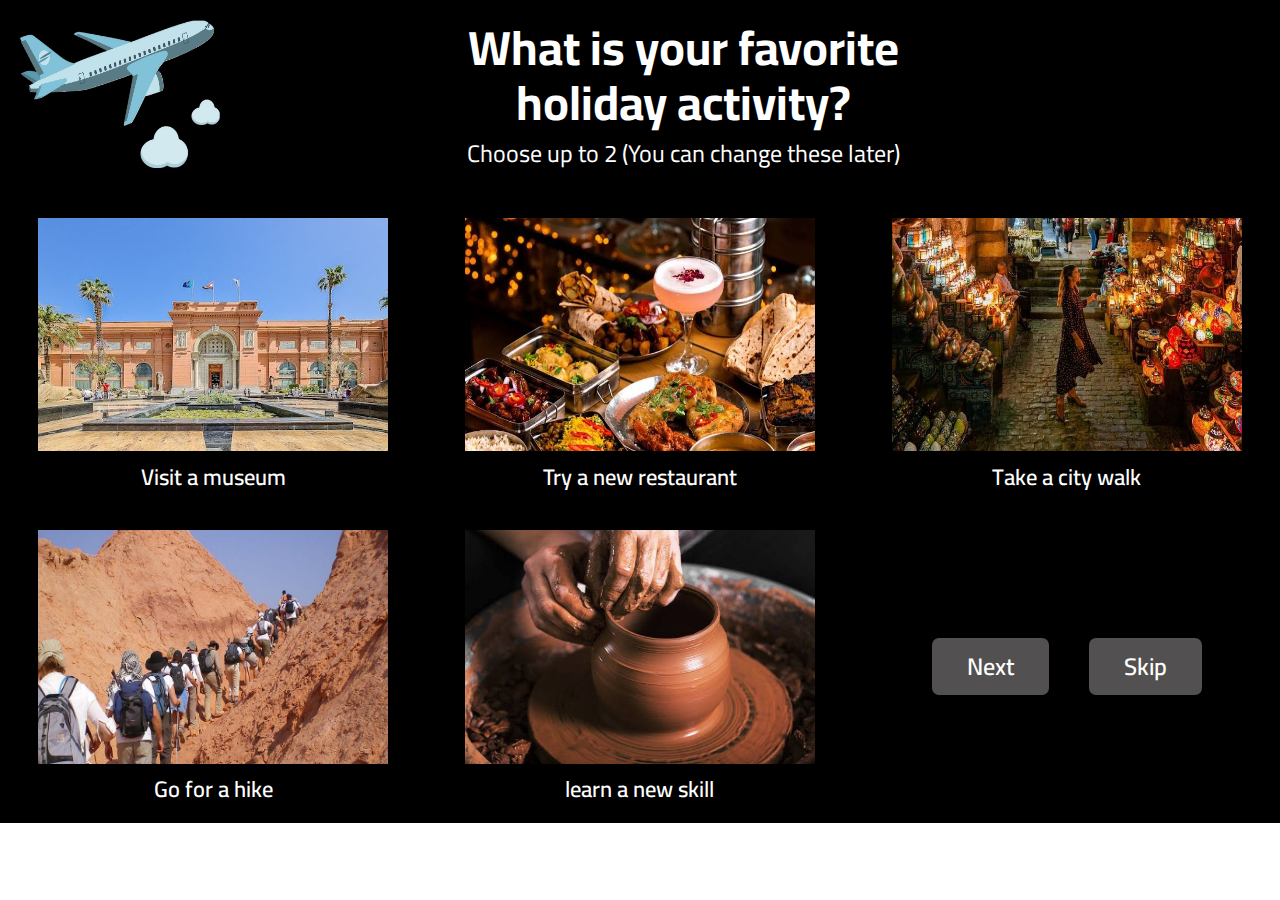
<file: index.html>
<!DOCTYPE html>
<html lang="en">
<head>
    <meta charset="UTF-8">
    <meta name="viewport" content="width=device-width, initial-scale=1.0">
    <title>TourMe</title>

    <link rel="stylesheet" href="CSS\normalization.css">
    <link rel="stylesheet" href="CSS\fonts.css">
    <!-- Font Awesome Library -->
    <link rel="stylesheet" href="CSS\all.min.css">
    <!-- Main template CSS file -->
    <link rel="stylesheet" href="CSS\query.css">
</head>
<body>
    <!-- https://www.figma.com/file/EQmpCFtoAV3nTKy2qoUoxt/Tour-me?type=design&node-id=72%3A31&mode=design&t=Zhw0LX5h6F1hJIPU-1 -->
    <div class="query">
        <div>
            <img src="images/query.png" alt="plane icon picture">
            <div>
                <h1>What is your favorite holiday activity?</h1>
                <p>Choose up to 2 (You can change these later)</p>
            </div>
        </div>
        <div>
            <figure class="h">
                <img src="images/query place 01.jpeg" alt="museum">
                <figcaption>Visit a museum</figcaption>
                <p>The Egyptian Museum</p>
            </figure>
            <figure class="h">
                <img src="images/query place 02.jpeg" alt="restaurant">
                <figcaption>Try a new restaurant</figcaption>
                <p>Some Restaurant</p>
            </figure>
            <figure class="h">
                <img src="images/query place 03.jpeg" alt="city">
                <figcaption>Take a city walk</figcaption>
                <p>A City Obviously</p>
            </figure>
            <figure class="h">
                <img src="images/query place 04.jpeg" alt="hiking">
                <figcaption>Go for a hike</figcaption>
                <p>Some Place</p>
            </figure>
            <figure class="h">
                <img src="images/query place 05.jpeg" alt="learn a new skill">
                <figcaption>learn a new skill</figcaption>
                <p>Somewhere</p>
            </figure>
            <div class="center-flex">
                <a href="html/main.html" target="_self">Next</a>
                <a href="html/main.html" target="_self">Skip</a>
            </div>
        </div>
    </div>
    <script>
        const x = document.querySelectorAll(figure);
        function change() {
            const borderStyle = x.style.border;
            x.style.border = "10px solid green";
        }
        x.addEventListener("click", change);
    </script>
</body>
</html>
</file>
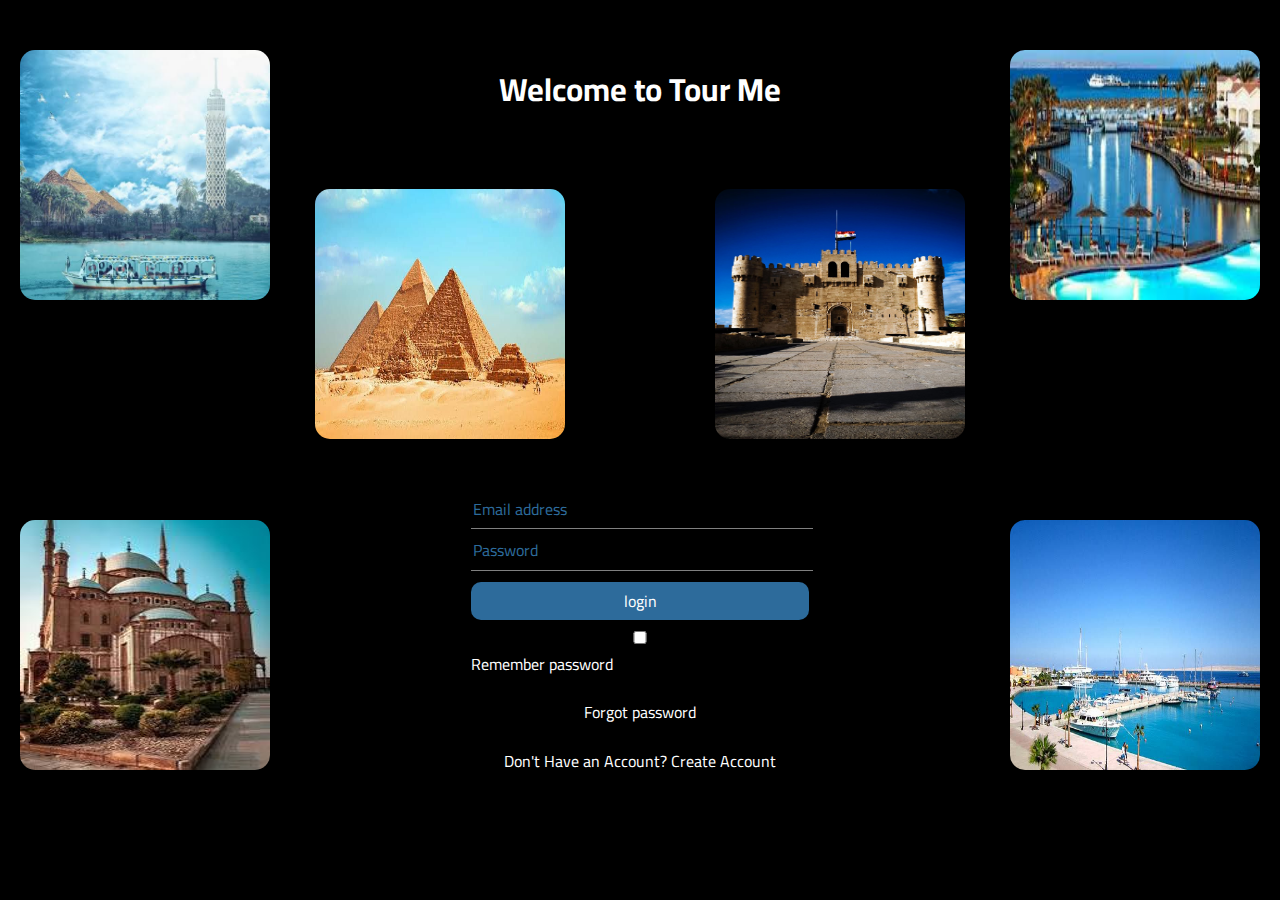
<file: html/login.html>
<!DOCTYPE html>
<html lang="en">
<head>
    <meta charset="UTF-8">
    <meta name="viewport" content="width=device-width, initial-scale=1.0">
    <title>TourMe</title>

    <link rel="stylesheet" href="../CSS/normalization.css">
    <link rel="stylesheet" href="../CSS/fonts.css">
    <!-- Font Awesome Library -->
    <link rel="stylesheet" href="../CSS/all.min.css">
    <!-- Main template CSS file -->
    <link rel="stylesheet" href="../CSS/login.css">
</head>
<body>
    <!-- https://www.figma.com/file/EQmpCFtoAV3nTKy2qoUoxt/Tour-me?type=design&node-id=72%3A31&mode=design&t=Zhw0LX5h6F1hJIPU-1 -->
    <main>
        <div>
            <img src="../images/login/login-01.jpeg">
            <img src="../images/login/login-02.jpeg">
        </div>
        <div>
            <h1>Welcome to Tour Me</h1>
            <div>
                <img src="../images/login/login-03.jpeg">
                <img src="../images/login/login-04.jpeg">
            </div>
            <div>
                <form>
                    <input placeholder="Email address" type="email">
                    <input placeholder="Password" type="password">
                    <button type="submit">login</button>
                    <input type="checkbox">
                    <label>Remember password</label>
                </form>
                <a href="forgot_pass.html">Forgot password</a>
                <a href="signup.html">Don't Have an Account? Create Account </a>
            </div>
        </div>
        <div>
            <img src="../images/login/login-05.jpeg">
            <img src="../images/login/login-06.jpeg">
        </div>
    </main>
</body>
</file>
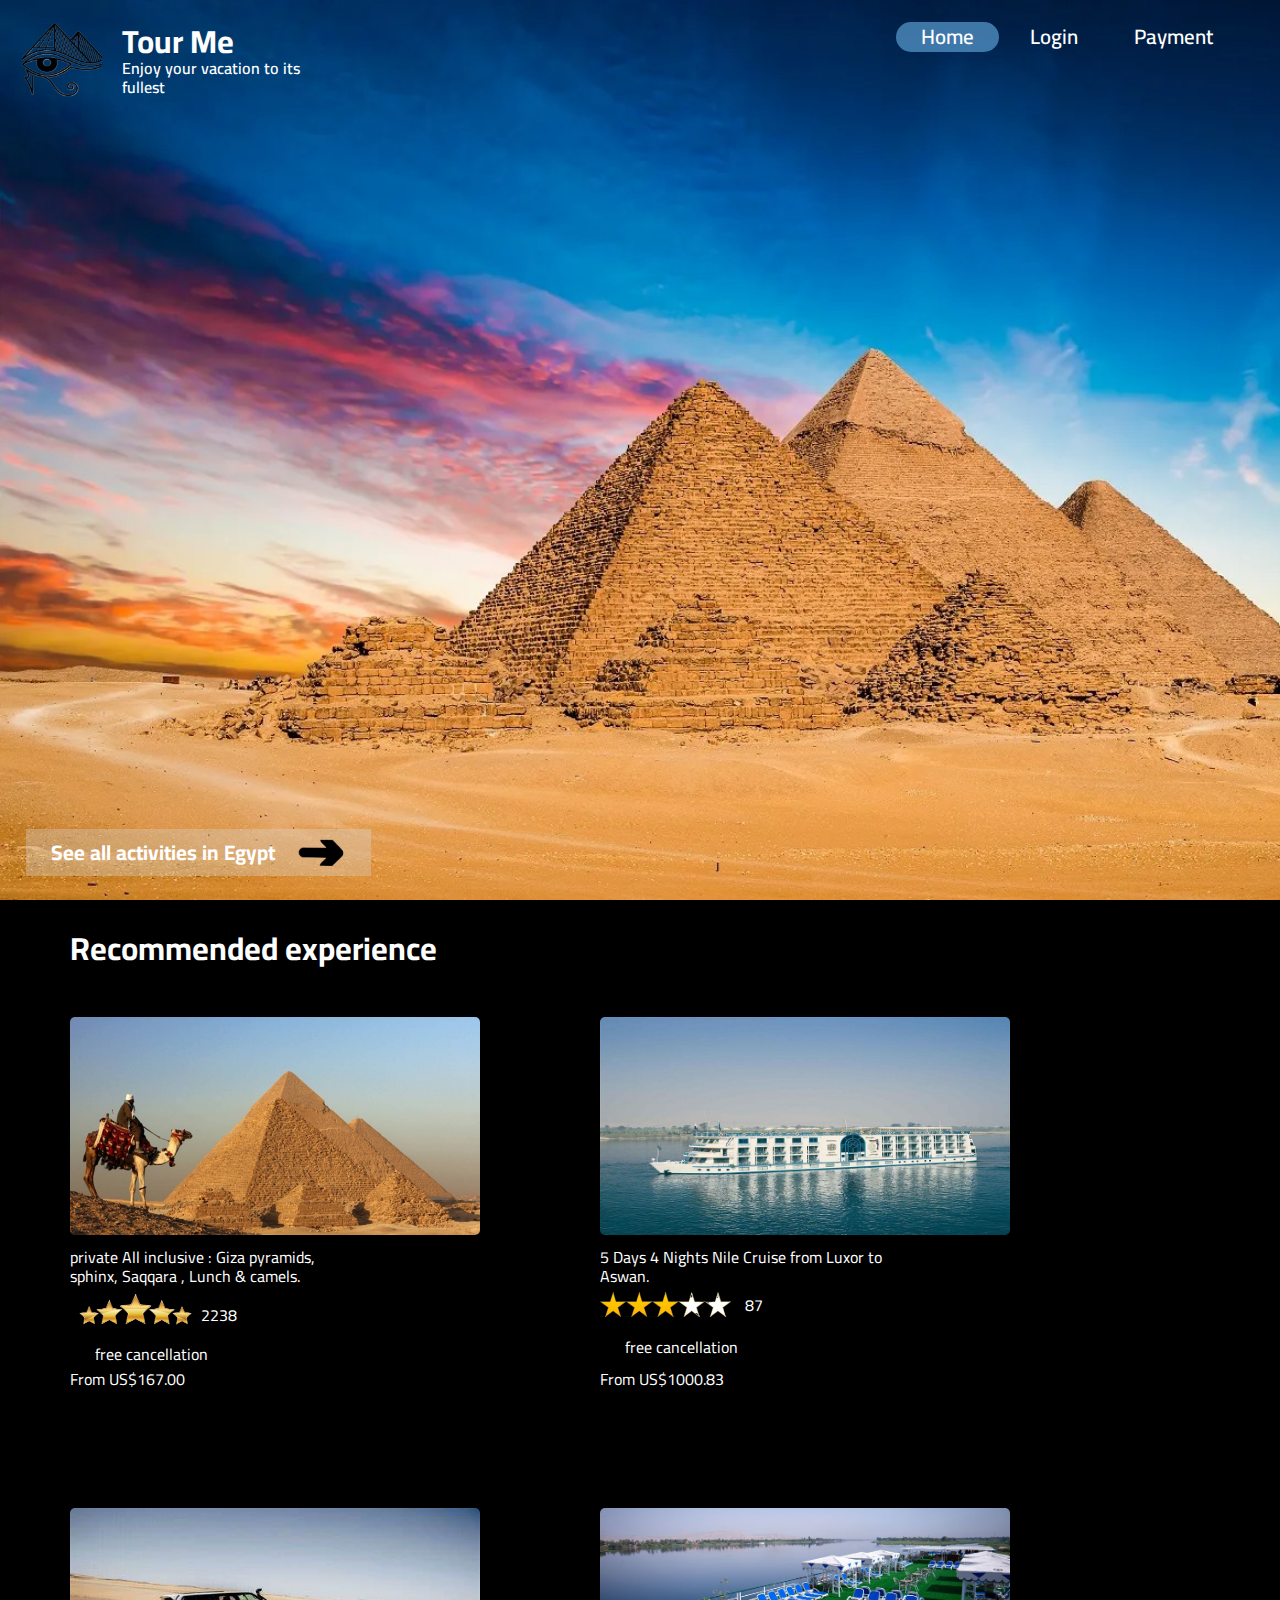
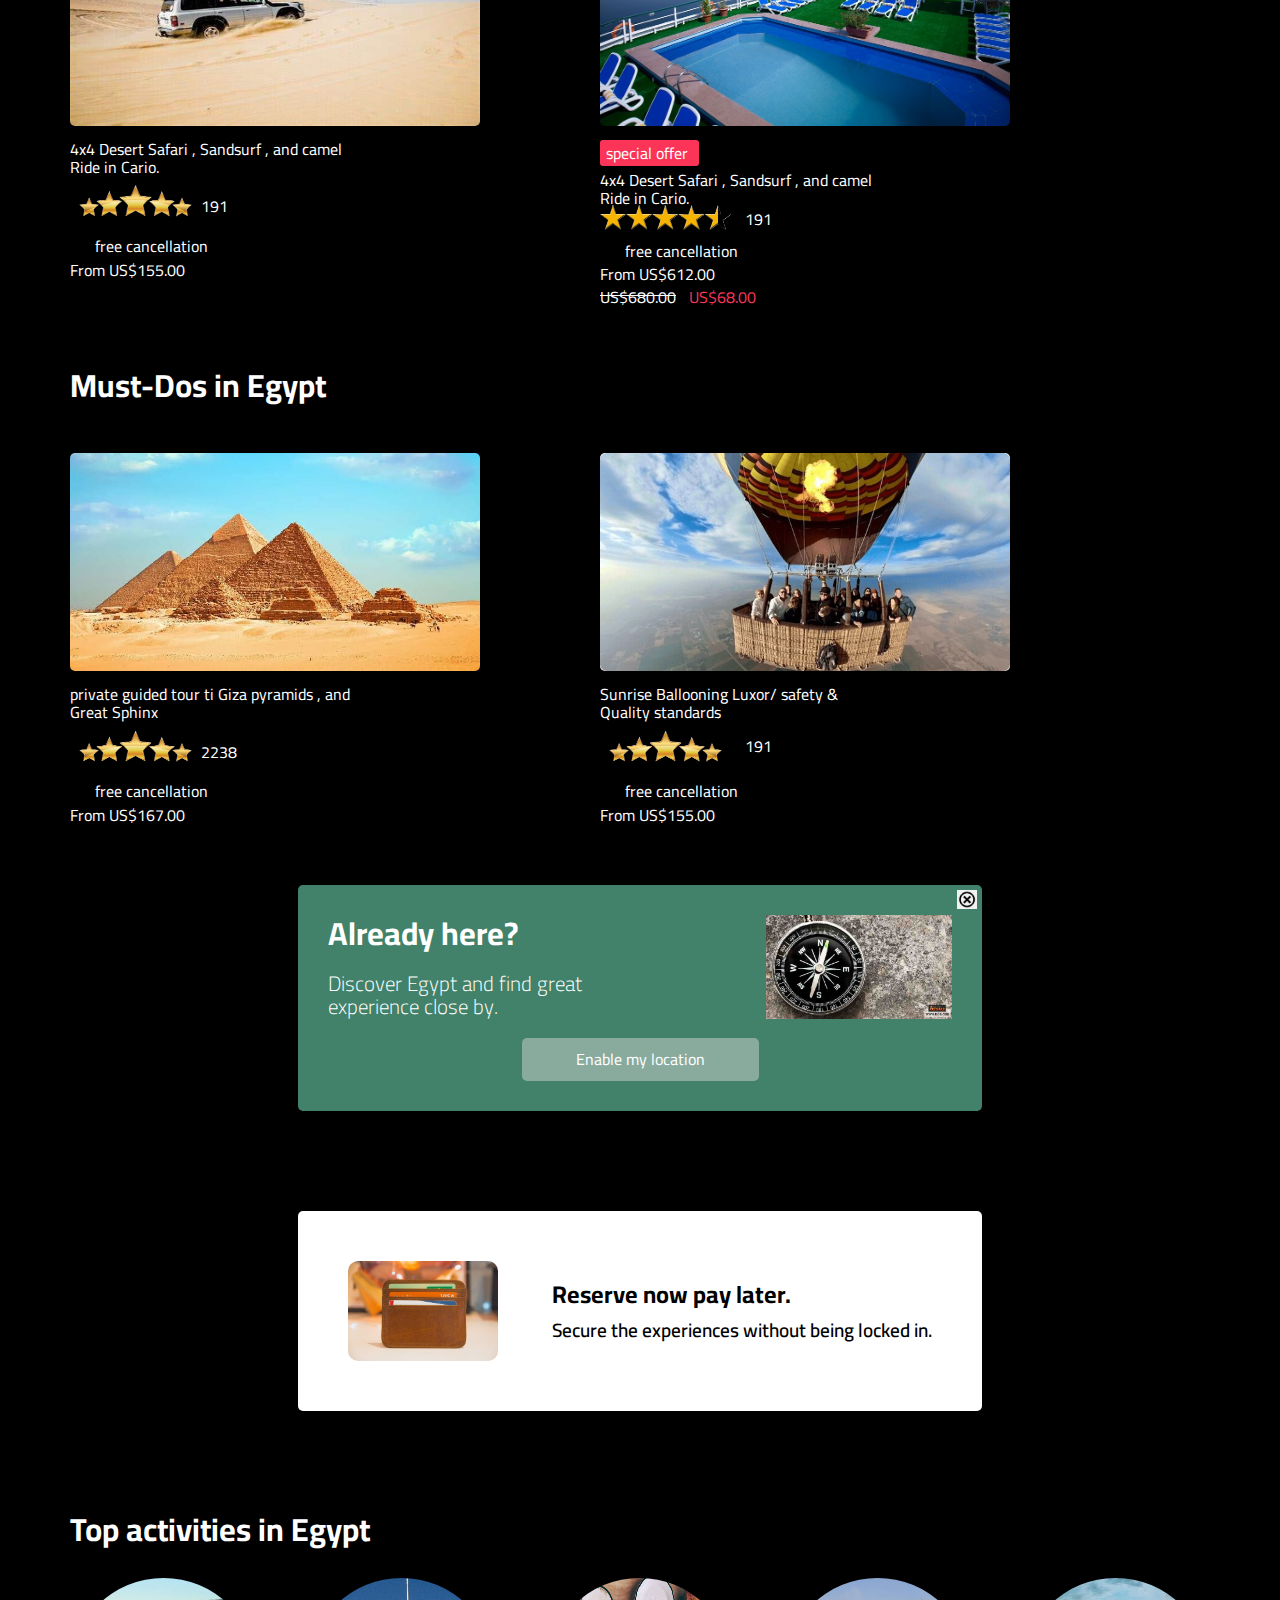
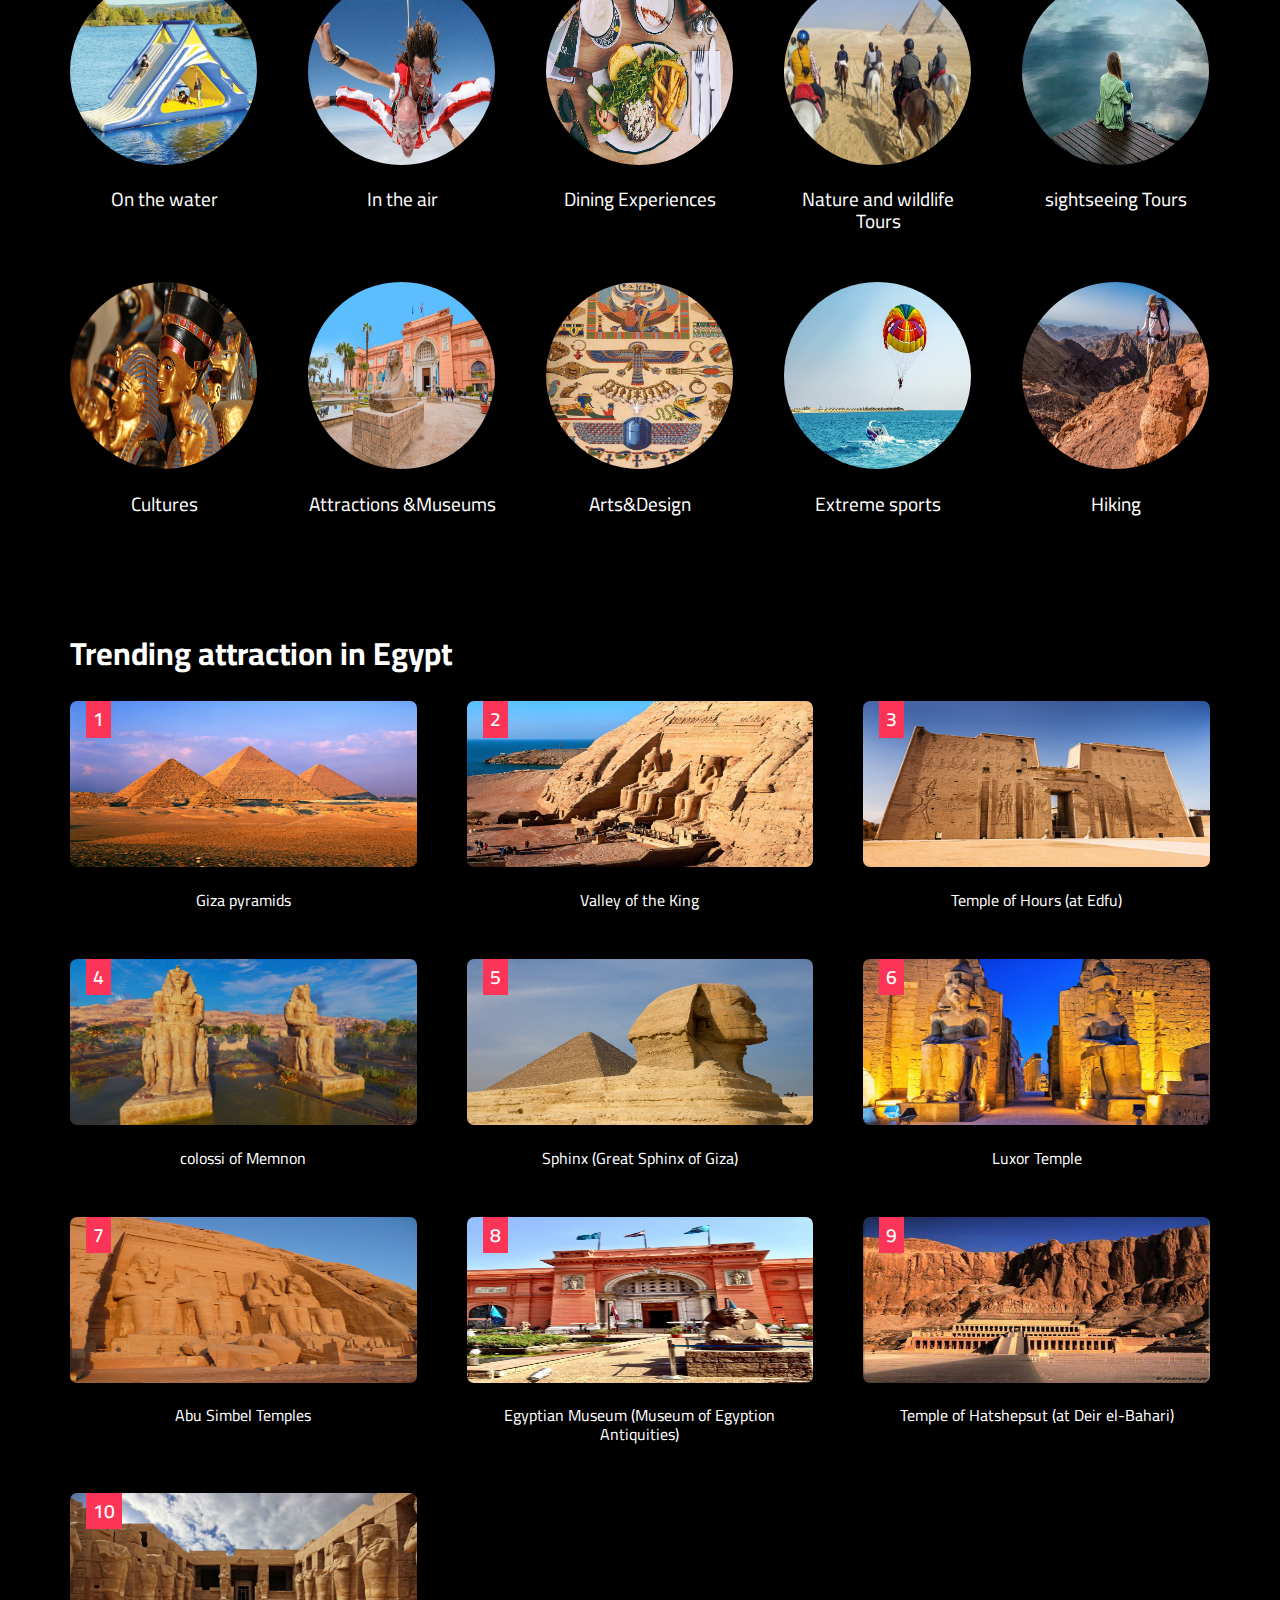
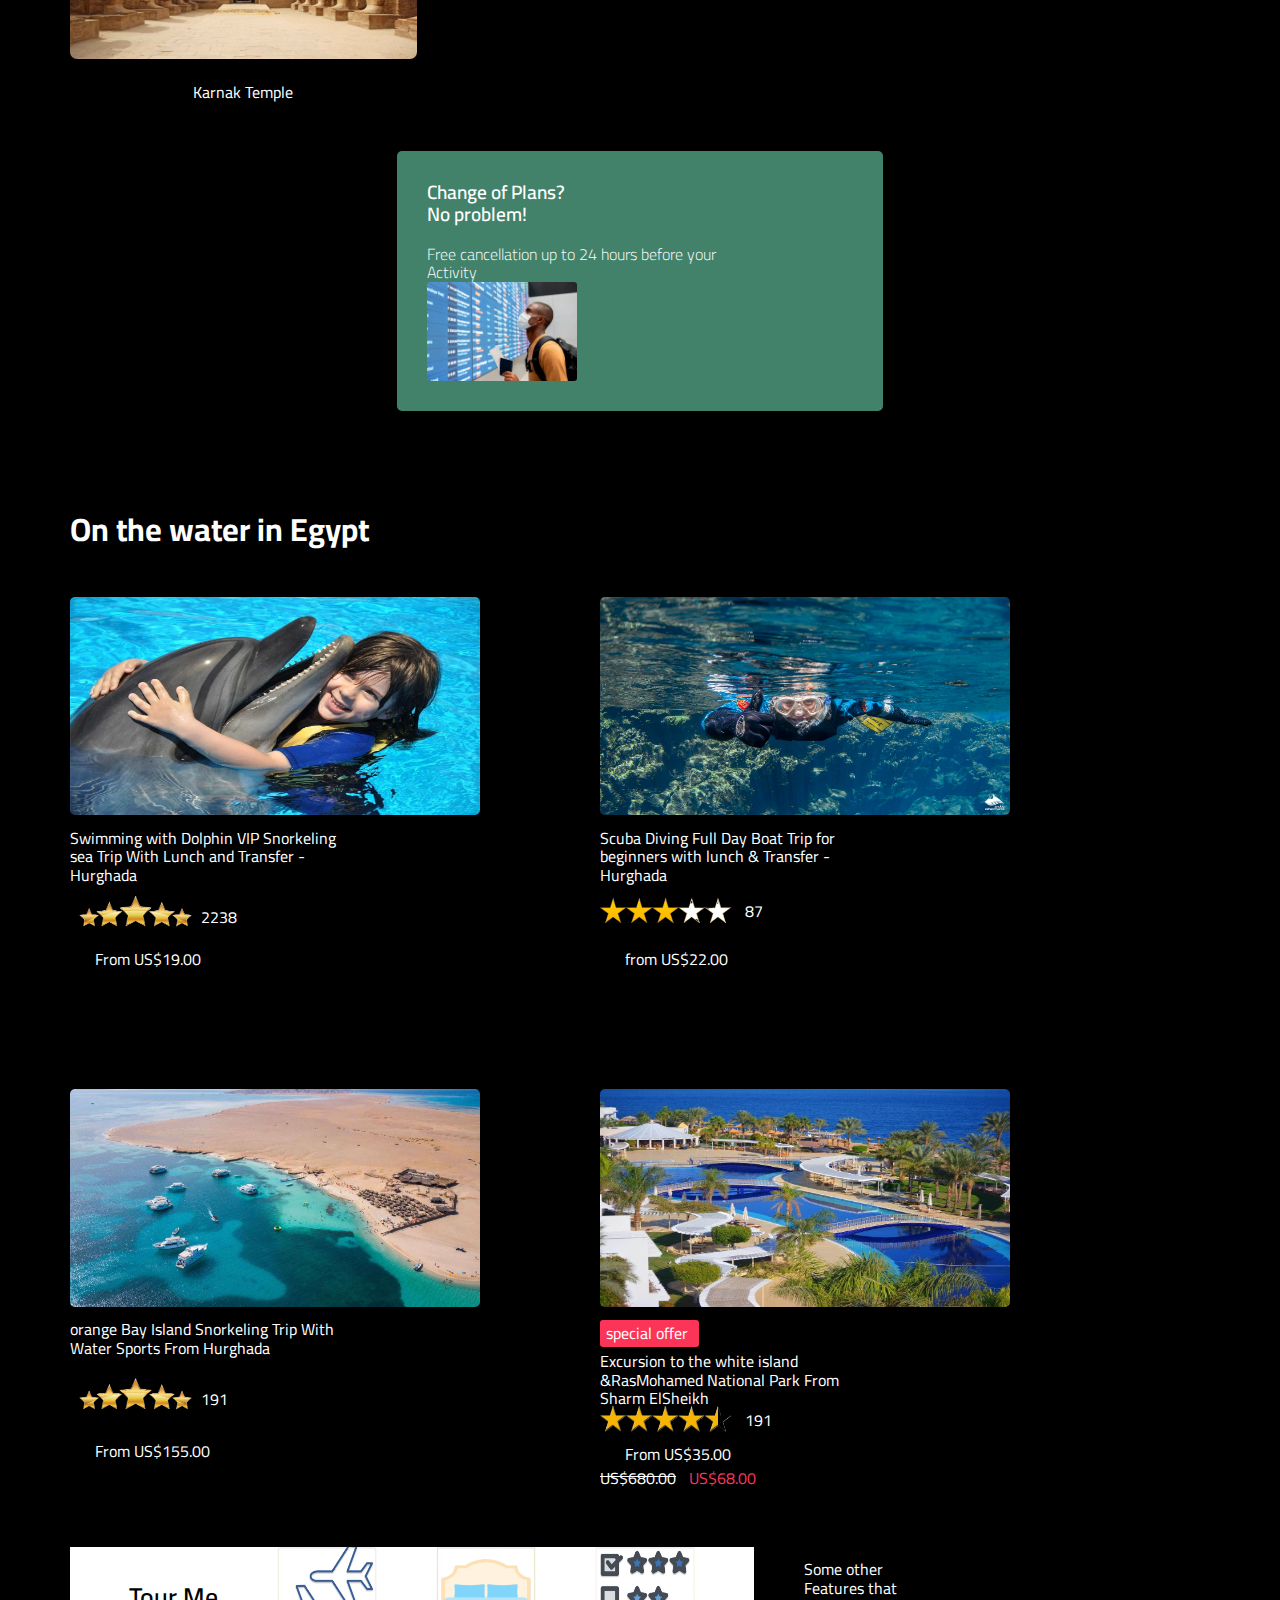
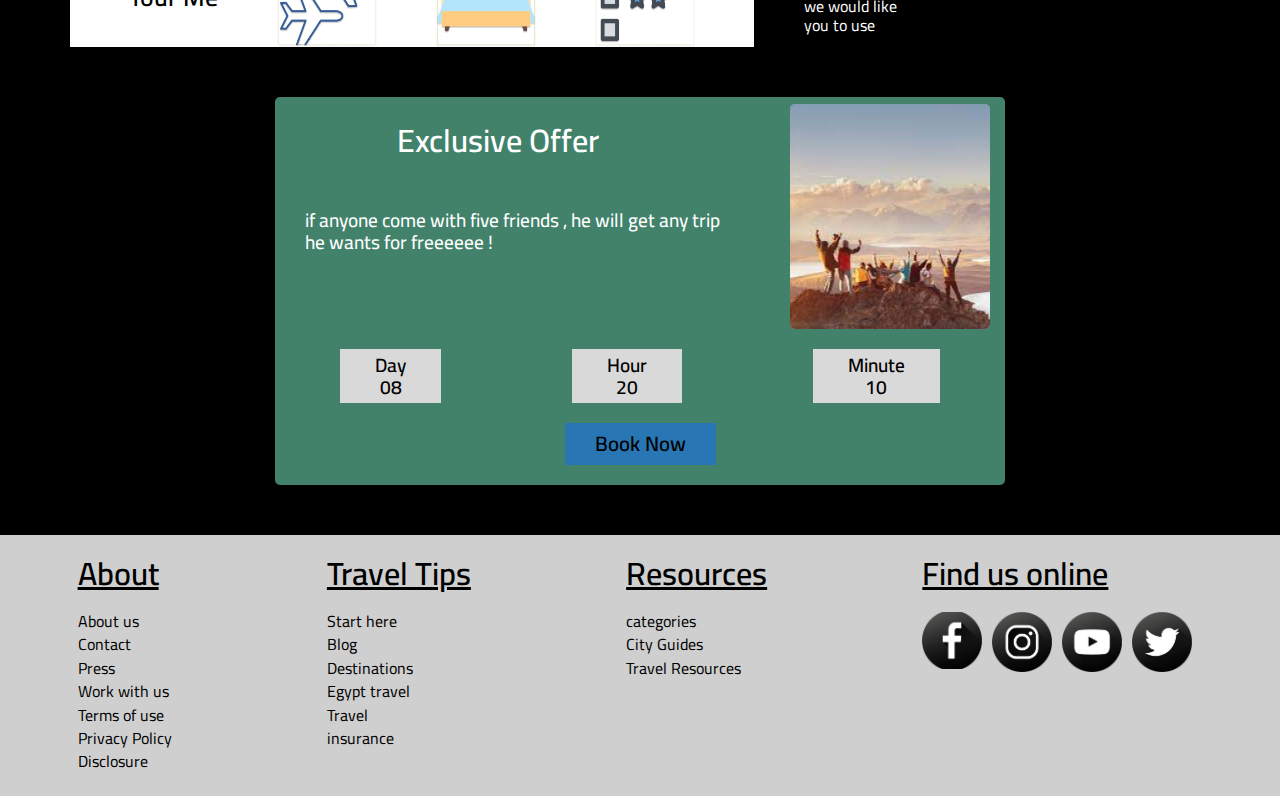
<file: html/main.html>
<!DOCTYPE html>
<html lang="en">
<head>
    <meta charset="UTF-8">
    <meta name="viewport" content="width=device-width, initial-scale=1.0">
    <title>TourMe</title>

    <link rel="stylesheet" href="../CSS/normalization.css">
    <link rel="stylesheet" href="../CSS/fonts.css">
    <!-- Font Awesome Library -->
    <link rel="stylesheet" href="../CSS/all.min.css">
    <!-- Main template CSS file -->
    <link rel="stylesheet" href="../CSS/main.css">
</head>
<body>
    <!-- https://www.figma.com/file/EQmpCFtoAV3nTKy2qoUoxt/Tour-me?type=design&node-id=72%3A31&mode=design&t=Zhw0LX5h6F1hJIPU-1 -->
    <!-- Header Beginning -->
    <header>
        <div>
            <img src="../images/logo.png" alt="logo">
            <div>
                <h1 aria-label="Tour Me Website">Tour Me</h1>
                <p>Enjoy your vacation to its fullest</p>
            </div>
        </div>
        <i class="fa-solid fa-bars"></i>
        <ul>
            <li class="active">Home</li>
            <li><a href="login.html">Login</a></li>
            <li><a href="payment.html">Payment</a></li>
        </ul>
    </header>
    <!-- Header Ending -->
    <main>
        <!-- Landing Beginning -->
        <div class="landing">
            <button>See all activities in Egypt<img src="../images/landing-arrow.png"></button>
        </div>
        <!-- Landing Ending -->

        <!-- Recommended Beginning -->
        <div class="container experiences-cont">
            <p>Recommended experience</p>
            <div class="experiences">
                <div class="experience">
                    <img src="../images/experience-1.jpeg" alt="">
                    <div>
                        <p class="desc">private All inclusive : Giza pyramids,
                            sphinx, Saqqara , Lunch & camels.</p>
                        <div class="rate">
                            <img src="../images/experience-rate-1.png"> 
                            <p>2238</p>
                        </div>
                        <p>free cancellation</p>
                        <p>From US$167.00</p>
                    </div>
                </div>
                <div class="experience">
                    <img src="../images/experience-2.jpeg" alt="">
                    <div>
                        <p class="desc">5 Days 4 Nights Nile Cruise from
                            Luxor to Aswan.</p>
                        <div class="rate">
                            <img src="../images/experience-rate-2.png"> 
                            <p>87</p>
                        </div>
                        <p>free cancellation</p>
                        <p>From US$1000.83</p>
                    </div>
                </div>
                <div class="experience">
                    <img src="../images/experience-3.jpeg" alt="">
                    <div>
                        <p class="desc">4x4 Desert Safari , Sandsurf , and
                            camel Ride in Cario.
                            </p>
                        <div class="rate">
                            <img src="../images/experience-rate-1.png"> 
                            <p>191</p>
                        </div>
                        <p>free cancellation</p>
                        <p>From US$155.00</p>
                    </div>
                </div>
                <div class="experience">
                    <img src="../images/experience-4.jpeg" alt="">
                    <div>
                        <p>special offer</p>
                        <p class="desc">
                            4x4 Desert Safari , Sandsurf , and
                            camel Ride in Cario.
                        </p>
                        <div class="rate">
                            <img src="../images/experience-rate-3.png"> 
                            <p>191</p>
                        </div>
                        <p>free cancellation</p>
                        <p>From US$612.00</p>
                        <div>
                            <p>US$680.00</p>
                            <p>US$68.00</p>
                        </div>
                    </div>
                </div>
            </div>
        </div>
        <!-- Recommended Ending -->

        <!-- Must Do's Beginning -->
        <div class="container experiences-cont">
            <p>Must-Dos in Egypt</p>
            <div class="experiences">
                <div class="experience">
                    <img src="../images/Must-do-1.jpeg" alt="">
                    <div>
                        <p class="desc">private guided tour ti Giza
                            pyramids , and Great Sphinx</p>
                        <div class="rate">
                            <img src="../images/experience-rate-1.png"> 
                            <p>2238</p>
                        </div>
                        <p>free cancellation</p>
                        <p>From US$167.00</p>
                    </div>
                </div>
                <div class="experience">
                    <img src="../images/Must-do-2.jpg" alt="">
                    <div>
                        <p class="desc">Sunrise Ballooning Luxor/
                            safety & Quality standards
                            </p>
                        <div class="rate">
                            <img src="../images/experience-rate-1.png"> 
                            <p>191</p>
                        </div>
                        <p>free cancellation</p>
                        <p>From US$155.00</p>
                    </div>
                </div>
            </div>
        </div>
        <!-- Must Do's Ending -->

        <!-- Discover Beginning-->
        <div class="container">
            <div class="discover">
                <div>
                    <p>Already here?</p>
                    <p>Discover Egypt and find great
                        experience close by.</p>
                </div>
                <img src="../images/Discover.jpeg">
                <img src="../images/Discover-close-sign.jpg">
                <button>Enable my location</button>
            </div>
            <div class="reserve">
                <img src="../images/reserve.jpeg">
                <div>
                    <p>Reserve now
                        pay later.</p>
                    <p>Secure the experiences
                        without being locked in.</p>
                </div>
            </div>
        </div>
        <!-- Discover Ending -->

        <!-- Activities Beginning -->
        <div class="container">
            <p class="heading">Top activities in Egypt</p>
            <div class="activities">
                <div class="activity">
                    <img src="../images/activity-01.jpeg" alt="">
                    <p>On the water</p>
                </div>
                <div class="activity">
                    <img src="../images/activity-02.jpeg" alt="">
                    <p>In the air</p>
                </div>
                <div class="activity">
                    <img src="../images/activity-03.jpeg" alt="">
                    <p>Dining 
                        Experiences</p>
                </div>
                <div class="activity">
                    <img src="../images/activity-04.jpg" alt="">
                    <p>Nature and
                        wildlife Tours</p>
                </div>
                <div class="activity">
                    <img src="../images/activity-05.jpeg" alt="">
                    <p>sightseeing
                        Tours</p>
                </div>
                <div class="activity">
                    <img src="../images/activity-06.jpeg" alt="">
                    <p>Cultures</p>
                </div>
                <div class="activity">
                    <img src="../images/activity-07.jpeg" alt="">
                    <p>Attractions
                        &Museums</p>
                </div>
                <div class="activity">
                    <img src="../images/activity-08.jpeg" alt="">
                    <p>Arts&Design</p>
                </div>
                <div class="activity">
                    <img src="../images/activity-09.jpg" alt="">
                    <p>Extreme sports
                    </p>
                </div>
                <div class="activity">
                    <img src="../images/activity-10.jpeg" alt="">
                    <p>Hiking</p>
                </div>
            </div>
        </div>
        <!-- Activities Ending -->

        <!-- Attraction Beginning -->
        <div class="container">
            <p class="heading">Trending attraction in Egypt</p>
            <div class="attractions">
                <figure class="attraction">
                    <img src="../images/attractions/attraction-01.jpeg" alt="">
                    <figcaption>Giza pyramids</figcaption>
                </figure>
                <figure class="attraction">
                    <img src="../images/attractions/attraction-02.jpeg" alt="">
                    <figcaption>Valley of the King</figcaption>
                </figure>
                <figure class="attraction">
                    <img src="../images/attractions/attraction-03.jpeg" alt="">
                    <figcaption>Temple of Hours
                        (at Edfu)</figcaption>
                </figure>
                <figure class="attraction">
                    <img src="../images/attractions/attraction-04.jpeg" alt="">
                    <figcaption>colossi of Memnon</figcaption>
                </figure>
                <figure class="attraction">
                    <img src="../images/attractions/attraction-05.jpeg" alt="">
                    <figcaption>Sphinx (Great Sphinx
                        of Giza)</figcaption>
                </figure>
                <figure class="attraction">
                    <img src="../images/attractions/attraction-06.jpeg" alt="">
                    <figcaption>Luxor Temple</figcaption>
                </figure>
                <figure class="attraction">
                    <img src="../images/attractions/attraction-07.jpeg" alt="">
                    <figcaption>Abu Simbel Temples</figcaption>
                </figure>
                <figure class="attraction">
                    <img src="../images/attractions/attraction-08.jpeg" alt="">
                    <figcaption>Egyptian Museum
                        (Museum of 
                        Egyption Antiquities)</figcaption>
                </figure>
                <figure class="attraction">
                    <img src="../images/attractions/attraction-09.jpeg" alt="">
                    <figcaption>Temple of 
                        Hatshepsut (at
                        Deir el-Bahari)</figcaption>
                </figure>
                <figure class="attraction">
                    <img src="../images/attractions/attraction-10.jpeg" alt="">
                    <figcaption>Karnak Temple</figcaption>
                </figure>
            </div>
        </div>
        <!-- Attraction Ending -->
        <div class="cancel">
            <div>
                <p>Change of  Plans?<br>
                    No problem!</p>
                <p>Free cancellation up to 24
                    hours before your Activity</p>
            </div>
            <img src="../images/cancel.jpg">
        </div>

        <!-- Water Beginning -->
        <div class="container experiences-cont">
            <p>On the water in Egypt</p>
            <div class="experiences">
                <div class="experience">
                    <img src="../images/water/water-01.jpeg" alt="">
                    <div>
                        <p class="desc">Swimming with Dolphin VIP Snorkeling sea
                            Trip With Lunch and Transfer - Hurghada</p>
                        <div class="rate">
                            <img src="../images/experience-rate-1.png"> 
                            <p>2238</p>
                        </div>
                        <p>From US$19.00</p>
                    </div>
                </div>
                <div class="experience">
                    <img src="../images/water/water-02.jpeg" alt="">
                    <div>
                        <p class="desc">Scuba Diving Full Day Boat Trip for
                            beginners with lunch & Transfer -
                            Hurghada</p>
                        <div class="rate">
                            <img src="../images/experience-rate-2.png"> 
                            <p>87</p>
                        </div>
                        <p>from US$22.00</p>
                    </div>
                </div>
                <div class="experience">
                    <img src="../images/water/water-03.jpeg" alt="">
                    <div>
                        <p class="desc">orange Bay Island Snorkeling Trip
                            With Water Sports From Hurghada
                            </p>
                        <div class="rate">
                            <img src="../images/experience-rate-1.png"> 
                            <p>191</p>
                        </div>
                        <p>From US$155.00</p>
                    </div>
                </div>
                <div class="experience">
                    <img src="../images/water/water-04.jpeg" alt="">
                    <div>
                        <p>special offer</p>
                        <p class="desc">
                            Excursion to the white island &RasMohamed National Park From Sharm ElSheikh
                        </p>
                        <div class="rate">
                            <img src="../images/experience-rate-3.png"> 
                            <p>191</p>
                        </div>
                        <p>From US$35.00</p>
                        <div>
                            <p>US$680.00</p>
                            <p>US$68.00</p>
                        </div>
                    </div>
                </div>
            </div>
        </div>
        <!-- Water Ending -->

        <div class="container box-cont">
            <div class="box">
                <p>Tour Me</p>
                <img src="../images/planes.jpg">
                <img src="../images/bed.jpg">
                <img src="../images/stars.jpg">
            </div>
            <p>Some other Features that we would like you to use </p>
        </div>

        <!-- Offer Beginning -->
        <div class="container">
            <div class="offer">
                <div>
                    <div>
                        <p>Exclusive Offer</p>
                        <p>if anyone come with five friends , he will get any trip<br>he wants for freeeeee !</p>
                    </div>
                    <img src="../images/offer.jpg">
                </div>
                <div>
                    <div>Day<br>08</div>
                    <div>Hour<br>20</div>
                    <div>Minute<br>10</div>
                </div>
                <button>Book Now</button>
            </div>
        </div>

        <!-- Offer Ending -->
    </main>
    <footer>
        <ul>
            <li>
                <p>About</p>
                <ul>
                    <li>About us </li>
                    <li>Contact</li>
                    <li>Press</li>
                    <li>Work with us</li>
                    <li>Terms of use</li>
                    <li>Privacy Policy</li>
                    <li>Disclosure</li>
                </ul>
            </li>
            <li>
                <p>Travel Tips</p>
                <ul>
                    <li>Start here</li>
                    <li>Blog</li>
                    <li>Destinations</li>
                    <li>Egypt travel</li>
                    <li>Travel</li>
                    <li>insurance</li>
                </ul>
            </li>
            <li>
                <p>Resources</p>
                <ul>
                    <li>categories</li>
                    <li>City Guides</li>
                    <li>Travel Resources</li>
                </ul>
            </li>
            <li>
                <p>Find us online</p>
                <ul>
                    <li><img src="../images/footer_icons/facebook.png"></li>
                    <li><img src="../images/footer_icons/instagram.png"></li>
                    <li><img src="../images/footer_icons/youtube.png"></li>
                    <li><img src="../images/footer_icons/twitter.png"></li>
                </ul>
            </li>
        </ul>
    </footer>
</body>
</html>
</file>
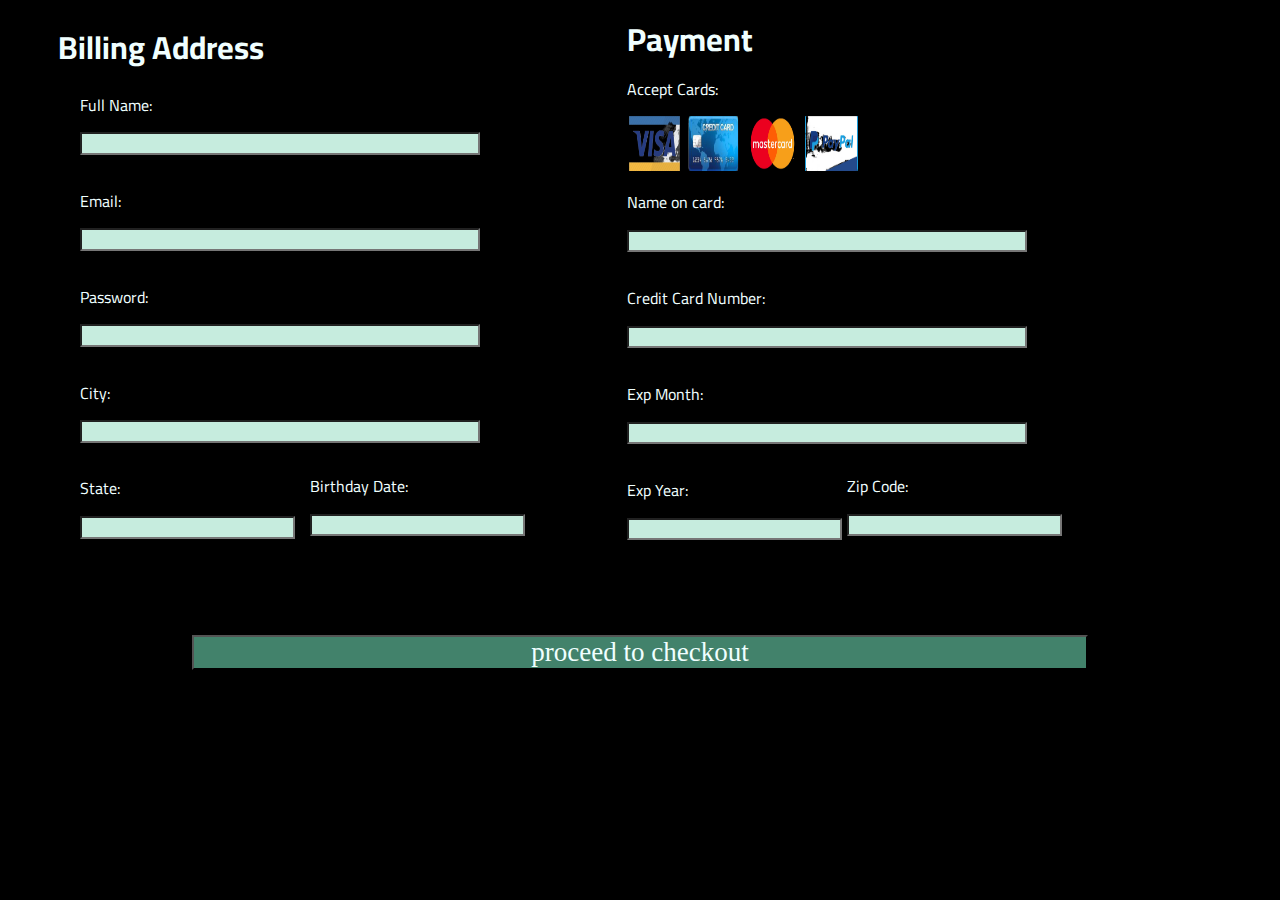
<file: html/payment.html>
<!DOCTYPE html>
<html lang="en">
<head>
    <meta charset="UTF-8">
    <meta name="viewport" content="width=device-width, initial-scale=1.0">
    <title>TourMe</title>

    <link rel="stylesheet" href="../CSS/normalization.css">
    <link rel="stylesheet" href="../CSS/fonts.css">
    <!-- Font Awesome Library -->
    <link rel="stylesheet" href="../CSS/all.min.css">
    <!-- Main template CSS file -->
    <link rel="stylesheet" href="../CSS/payment.css">
</head>
<body>
    <!-- https://www.figma.com/file/EQmpCFtoAV3nTKy2qoUoxt/Tour-me?type=design&node-id=72%3A31&mode=design&t=Zhw0LX5h6F1hJIPU-1 -->
    <!--left-->
    <h1 class="header1">Billing Address</h1>
    <form>
    <div class="left">
            <!--fullname-->
        <label class="fullname">Full Name:</label>
        <br>
        <br>
        <input type="text" required class="name1">
        <br>
        <br>
        <br>
        <!--email-->
        <label class="email">Email:</label>
        <br>
        <br>
        <input type="email" required class="email1">
        <br>
        <br>
        <br>
        <!--password-->
        <label class="password">Password:</label>
        <br>
        <br>
        <input type="password" required class="password1">
        <br>
        <br>
        <br>
        <!--city-->
        <label class="city">City:</label>
        <br>
        <br>
        <input type="text" required class="city1">
        <br>
        <br>
        <br>
        <div class="inline">
            <!--state-->
        <label class="state">State:</label>
        <br>
        <br>
        <input type="text" required class="state2">
        <br>
        <br>
        <br>
        <!--birthday-->
        <div class="birthday1">
            <label class="birthday">Birthday Date:</label>
        <br>
        <br>
        <input type="text" class="birthday2">
        <br>
        <br>
        <br>
        </div>
        </div>
    </div>
    <!--right-->
    <div class="right">
        <h1 class="header2">Payment</h1>
        <!--card-->
        <label class="card">Accept Cards:</label>
        <br>
        <br>
        <img src="../images/payment/payment-1.png" alt="error" height="55px" width="55px">
        <img src="../images/payment/payment-2.png" alt="error" height="55px" width="55px">
        <img src="../images/payment/payment-3.png" alt="error" height="55px" width="55px">
        <img src="../images/payment/payment-4.png" alt="error" height="55px" width="55px">
        <br>
        <br>
        <!--name-->
        <label class="namecard">Name on card:</label>
        <br>
        <br>
        <input type="text" required class="card1" class="card1">
        <br>
        <br>
        <br>
        <!--no.-->
        <label class="nocard">Credit Card Number:</label>
        <br>
        <br>
        <input type="text" required class="n1">
        <br>
        <br>
        <br>
        <!--exp-->
        <label class="exp">Exp Month:</label>
        <br>
        <br>
        <input type="text" required class="exp1">
        <br>
        <br>
        <br>
        <!--exp-->
        <label class="exp2">Exp Year:</label>
        <br>
        <br>
        <input type="text" required class="exp3">
        <br>
        <br>
        <br>
        <!--zip-->
        <div class="zip12">
            <label class="zip" >Zip Code:</label>
        <br>
        <br>
        <input type="text" required class="zip1">
        <br>
        <br>
        <br>
        </div>
    </div>
        <!--submit-->
        <input type="submit" value="proceed to checkout" class="submit">
    </form>
</body>
</file>
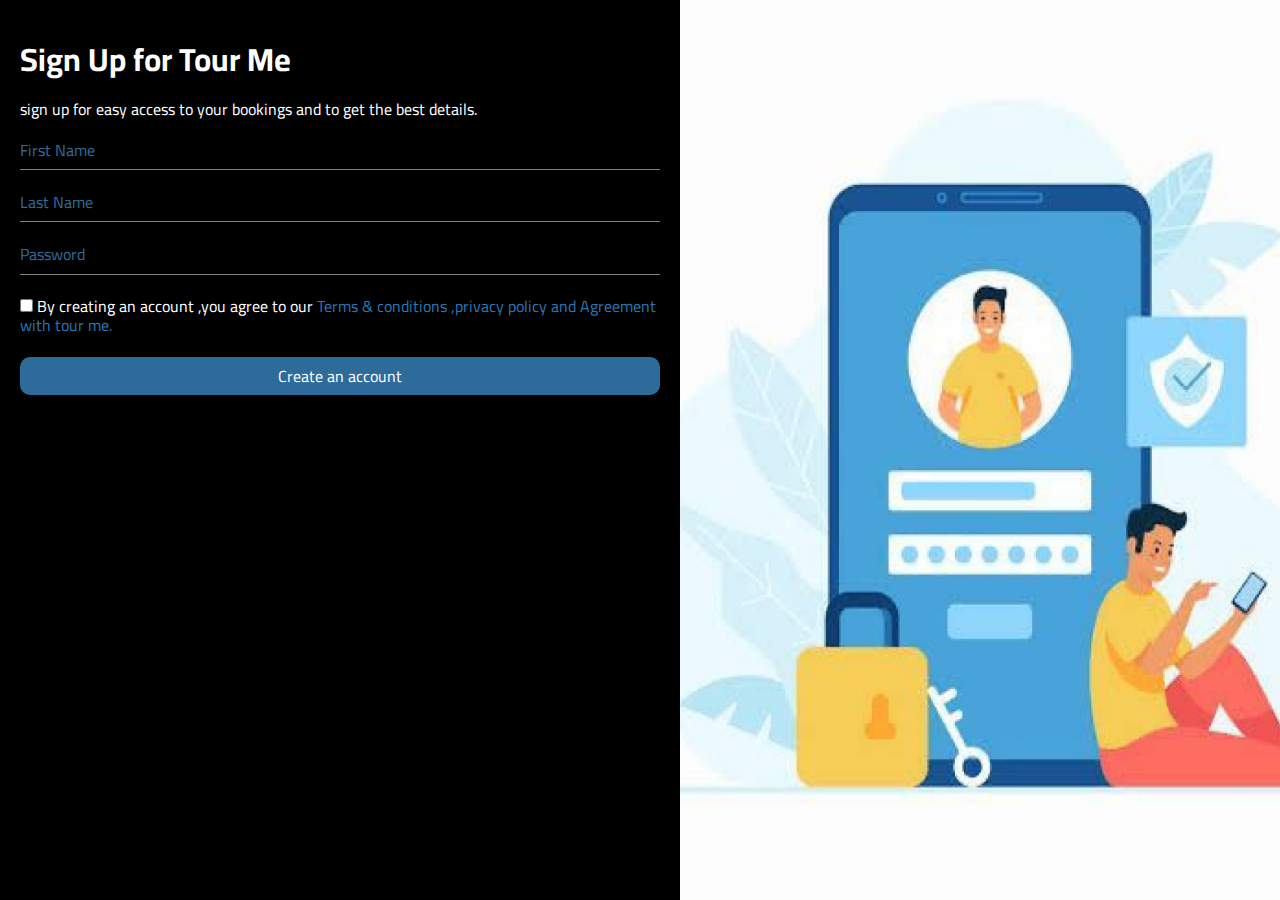
<file: html/signup.html>
<!DOCTYPE html>
<html lang="en">
<head>
    <meta charset="UTF-8">
    <meta name="viewport" content="width=device-width, initial-scale=1.0">
    <title>TourMe</title>

    <link rel="stylesheet" href="../CSS/normalization.css">
    <link rel="stylesheet" href="../CSS/fonts.css">
    <!-- Font Awesome Library -->
    <link rel="stylesheet" href="../CSS/all.min.css">
    <!-- Main template CSS file -->
    <link rel="stylesheet" href="../CSS/signup.css">
</head>
<body>
    <!-- https://www.figma.com/file/EQmpCFtoAV3nTKy2qoUoxt/Tour-me?type=design&node-id=72%3A31&mode=design&t=Zhw0LX5h6F1hJIPU-1 -->
    <main>
        <div>
            <h1>Sign Up for Tour Me</h1>
            <p>
                sign up for easy access to your bookings and to get the best details.
            </p>
            <form>
                <input placeholder="First Name">
                <input placeholder="Last Name">
                <input placeholder="Password" type="password">
                <div>
                    <input type="checkbox">
                    <label>By creating an account ,you agree to our <a>Terms & conditions ,privacy policy and Agreement with tour me.</a></label>
                </div>
                <button>Create an account</button>
            </form>
        </div>
        <img src="../images/signup.jpg">
    </main>
</body>
</file>
<file: CSS/fonts.css>
/* cairo-200 - latin */
@font-face {
    font-display: swap; /* Check https://developer.mozilla.org/en-US/docs/Web/CSS/@font-face/font-display for other options. */
    font-family: 'Cairo';
    font-style: normal;
    font-weight: 200;
    src: url('../fonts/cairo-v28-latin-200.woff2') format('woff2'); /* Chrome 36+, Opera 23+, Firefox 39+, Safari 12+, iOS 10+ */
  }
  /* cairo-300 - latin */
  @font-face {
    font-display: swap; /* Check https://developer.mozilla.org/en-US/docs/Web/CSS/@font-face/font-display for other options. */
    font-family: 'Cairo';
    font-style: normal;
    font-weight: 300;
    src: url('../fonts/cairo-v28-latin-300.woff2') format('woff2'); /* Chrome 36+, Opera 23+, Firefox 39+, Safari 12+, iOS 10+ */
  }
  /* cairo-regular - latin */
  @font-face {
    font-display: swap; /* Check https://developer.mozilla.org/en-US/docs/Web/CSS/@font-face/font-display for other options. */
    font-family: 'Cairo';
    font-style: normal;
    font-weight: 400;
    src: url('../fonts/cairo-v28-latin-regular.woff2') format('woff2'); /* Chrome 36+, Opera 23+, Firefox 39+, Safari 12+, iOS 10+ */
  }
  /* cairo-500 - latin */
  @font-face {
    font-display: swap; /* Check https://developer.mozilla.org/en-US/docs/Web/CSS/@font-face/font-display for other options. */
    font-family: 'Cairo';
    font-style: normal;
    font-weight: 500;
    src: url('../fonts/cairo-v28-latin-500.woff2') format('woff2'); /* Chrome 36+, Opera 23+, Firefox 39+, Safari 12+, iOS 10+ */
  }
  /* cairo-600 - latin */
  @font-face {
    font-display: swap; /* Check https://developer.mozilla.org/en-US/docs/Web/CSS/@font-face/font-display for other options. */
    font-family: 'Cairo';
    font-style: normal;
    font-weight: 600;
    src: url('../fonts/cairo-v28-latin-600.woff2') format('woff2'); /* Chrome 36+, Opera 23+, Firefox 39+, Safari 12+, iOS 10+ */
  }
  /* cairo-700 - latin */
  @font-face {
    font-display: swap; /* Check https://developer.mozilla.org/en-US/docs/Web/CSS/@font-face/font-display for other options. */
    font-family: 'Cairo';
    font-style: normal;
    font-weight: 700;
    src: url('../fonts/cairo-v28-latin-700.woff2') format('woff2'); /* Chrome 36+, Opera 23+, Firefox 39+, Safari 12+, iOS 10+ */
  }
  /* cairo-800 - latin */
  @font-face {
    font-display: swap; /* Check https://developer.mozilla.org/en-US/docs/Web/CSS/@font-face/font-display for other options. */
    font-family: 'Cairo';
    font-style: normal;
    font-weight: 800;
    src: url('../fonts/cairo-v28-latin-800.woff2') format('woff2'); /* Chrome 36+, Opera 23+, Firefox 39+, Safari 12+, iOS 10+ */
  }
  /* cairo-900 - latin */
  @font-face {
    font-display: swap; /* Check https://developer.mozilla.org/en-US/docs/Web/CSS/@font-face/font-display for other options. */
    font-family: 'Cairo';
    font-style: normal;
    font-weight: 900;
    src: url('../fonts/cairo-v28-latin-900.woff2') format('woff2'); /* Chrome 36+, Opera 23+, Firefox 39+, Safari 12+, iOS 10+ */
  }
</file>
<file: CSS/login.css>
Global Rules Start
*, *::before, *::after {
    box-sizing: border-box;
    margin: 0;
    padding: 0;
}
body{
    font-family: 'Cairo', sans-serif;
    background-color: black;
    color: white;
}
a {
    all: unset;
    cursor: pointer;
}
ul {
    list-style: none;
}
.container {
    padding-right: 15px;
    padding-left: 15px;
    margin-right: auto;
    margin-left: auto;
}
@media (min-width: 380px){
    .container{
        width: 350px;
    }
}
@media (min-width: 559px){
    .container{
        width: 550px;
    }
}
@media (min-width: 759px){
    .container{
        width: 750px;
    }
}
@media (min-width: 992px) {
    .container {
        width: 970px;
    }
}
@media (min-width: 1200px) {
    .container {
        width: 1170px;
    }
}
.center-flex {
    display: flex;
    justify-content: center;
    align-items: center;
}
/* Global Rules End*/
main {
    display: flex;
    justify-content: space-between;
    padding: 50px 20px;
    min-height: 80vh;
}
div {
    display: flex;
    justify-content: space-between;
}
main > div:nth-child(2) {
    flex-wrap: wrap;
    width: 650px;
    justify-content: center;
}
div h1+div {
    width: 100%;
    justify-content: space-between;
}
main>div:first-child, main>div:last-child, main>div:nth-of-type(2)>div:nth-of-type(2){
    flex-direction: column;
    justify-content: space-between;
    align-items: center;
    min-height: 200px;
}
img {
    width: 250px;
    height: 250px;
    border-radius: 15px;
}
form {
    width: 124%;
    display: flex;
    justify-content: space-between;
    flex-direction: column;
    min-height: 175px;
}
input {
    border: unset;
    outline: unset;
    background: unset;
    border-bottom: 1px solid rgba(255, 255, 255, 0.5);
    padding-bottom: 10px;
    width: 100%;
}
input::placeholder {
    color: rgba(45, 107, 155, 1);
}
input[type=checkbox] {
    width: unset;
}
button {
    border: unset;
    outline: unset;
    background-color: rgba(45, 107, 155, 1);
    color: white;
    padding: 10px 70px;
    border-radius: 10px;
    width: 100%;
}
</file>
<file: CSS/main.css>
/* Variables Start */
/* :root {
    
} */
/* Variables End */

/* Global Rules Start */
*, *::before, *::after {
    box-sizing: border-box;
    margin: 0;
    padding: 0;
}
html{
    scroll-behavior: smooth;
}
body{
    font-family: 'Cairo', sans-serif;
    background-color: black;
    color: white;
}
a {
    all: unset;
    cursor: pointer;
}
ul {
    list-style: none;
}
.container {
    padding-right: 15px;
    padding-left: 15px;
    margin-right: auto;
    margin-left: auto;
}
@media (min-width: 380px){
    .container{
        width: 350px;
    }
}
@media (min-width: 559px){
    .container{
        width: 550px;
    }
}
@media (min-width: 759px){
    .container{
        width: 750px;
    }
}
@media (min-width: 992px) {
    .container {
        width: 970px;
    }
}
@media (min-width: 1200px) {
    .container {
        width: 1170px;
    }
}
.center-flex {
    display: flex;
    justify-content: center;
    align-items: center;
}
/* Global Rules End*/

/* Components Start */

    /* 1 */
    /* Name */

    /* Section Heading Component End */

/* Components End */

/* Header Beginning */
header {
    display: flex;
    justify-content: space-between;
    padding: 22px;
    width: 100%;
    position: absolute;
    top: 0;
    left: 0;
    z-index: 1;
}
header i {
    visibility: hidden;
}
header div {
    display: flex;
    justify-content: center;
}
header div img {
    width: 80px;
}
header div div {
    display: flex;
    flex-direction: column;
    justify-content: center;
    max-width: 200px;
    margin-left: 20px;
}
header div div h1 {
    margin: 0;
    padding: 0;
    font-size: 2rem;
}
header div div p {
    font-weight: 600;
}
header ul {
    display: flex;
    color: white;
    justify-content: space-between;
    min-width: 342px;
    margin-right: 20px;
}
@media (max-width: 736px){
    header i {
        visibility: visible;
    }
    header ul {
        display: none;
        margin-top: 20px;
    }
    header i:hover + ul {
        display: block;
    }
}
/* @media (max-width: 918px) and (min-width: 737px){
    header ul {
        flex-flow: column wrap;
    }
} */
header ul li {
    padding: 3px 25px 0px;
    border-radius: 50px;
    max-height: 30px;
    transition: 0.5s;
    font-size: 1.3rem;
    font-weight: 600;
}
header ul li[class="active"] {
    background-color: rgba(88, 155, 207,0.7);
}
header ul li:hover {
    background-color: rgba(88, 155, 207,0.7);
}
/* Header Ending */

/* Landing Beginning */
.landing {
    height: 100vh;
    background-image: url('../images/landing.jpeg');
    background-repeat: no-repeat;
    background-size: cover;
    /* display: grid;
    grid-template-columns: repeat(9, 1fr);
    grid-template-rows: repeat(8, 1fr); */
    display: flex;
}
.landing button {
    all: unset;
    /* grid-column-start: span 2;
    grid-row-start: 9;
    margin-left: 26px;
    margin-bottom: 24px; */
    width: 315px;
    height: 37px;
    align-self: flex-end;
    margin: 0 0 24px 26px;
    padding: 5px 15px;
    background-color: rgba(217, 217, 217, 0.34);
    color: white;
    font-size: 1.3rem;
    font-weight: 700;
    display: flex;
    justify-content: space-around;
    align-items: center;
}
.landing button img {
    width: 50px;
}
/* Landing Ending */

/* Recommended Beginning */
.experiences-cont {
    margin-top: 30px;
    margin-bottom: 60px;
}
.experiences-cont > p:first-of-type {
    font-size: 2rem;
    font-weight: 700;
}
.experiences-cont .experiences {
    display: grid;
    grid-template-columns: repeat(auto-fit, 410px);
    gap: 120px;
    margin-top: 50px;
}
.experiences-cont .experiences .experience > img:first-of-type {
    width: 410px;
    border-radius: 5px;
    height: 218px;
}
.experiences-cont .experiences .experience > div {
    display: flex;
    flex-direction: column;
    justify-content: space-between;
    margin-top: 10px;
    max-width: 70%;
    min-height: 140px;
}
.experiences-cont .experiences .experience > div .rate {
    display: flex;
    align-items: center;
}
.experiences-cont .experiences .experience > div .rate + p {
    transform: translateX(25px);
}
.experiences-cont .experiences .experience > div .rate img {
    width: 131px;
    transform: translateY(-7px);
}
.experiences-cont .experiences .experience:nth-of-type(2) .rate  p, .experiences-cont .experiences .experience:nth-of-type(4) .rate p {
    transform: translate(14px, -6px);
}
.experiences-cont .experiences .experience:nth-of-type(4) > div {
    min-height: 167px;
}
.experiences-cont .experiences .experience:nth-of-type(4) > div > p:first-child {
    background-color: rgba(252, 53, 88, 1);
    border-radius: 3px;
    width: 99px;
    padding: 4px 6px;
}
.experiences-cont .experiences .experience:nth-of-type(4) > div > div:last-child {
    display: flex;
    align-items: center;
    justify-content: space-between;
    width: 156px;
}
.experiences-cont .experiences .experience:nth-of-type(4) > div > div:last-child p:first-child {
    text-decoration: line-through;
}
.experiences-cont .experiences .experience:nth-of-type(4) > div > div:last-child p:last-child {
    color: rgba(252, 53, 88, 1);
}
/* Recommended Ending */

/* Discover Beginning */
.discover {
    width: 60%;
    background-color: rgba(66, 130, 107, 1);
    border-radius: 5px;
    position: relative;
    margin: 50px auto 100px;
    display: flex;
    flex-wrap: wrap;
    justify-content: space-between;
    padding: 30px;
}
.discover img:first-of-type {
    width: 186px;
}
.discover img:last-of-type {
    position: absolute;
    top: 5px;
    right: 5px;
    width: 20px;
    transition: 0.5s;
}
.discover img:last-of-type:hover {
    opacity: 0.7;
}
.discover div p:first-of-type {
    font-size: 2rem;
    font-weight: 700;
    margin-bottom: 20px;
}
.discover div p:last-of-type {
    font-size: 1.3rem;
    font-weight: 300;
    max-width: 328px;
}
.discover button {
    margin: 19px auto 0px;
    background-color: rgba(217, 217, 217, 0.47);
    border: unset;
    outline: unset;
    color: white;
    padding: 12px 54px;
    border-radius: 5px;
    transition: 0.5s;
}
.discover button:hover {
    opacity: 0.7;
}
.reserve {
    width: 60%;
    border-radius: 5px;
    margin: 50px auto 100px;
    background-color: white;
    display: flex;
    color: black;
    padding: 50px;
    justify-content: space-between;
    align-items: center;
    flex-wrap: wrap;
}
.reserve img {
    width: 150px;
    border-radius: 10px;
}
.reserve div p:first-child {
    font-size: 1.5rem;
    font-weight: 700;
    margin-bottom: 10px;
}
.reserve div p:last-child {
    font-size: 1.2rem;
    font-weight: 600;
}
/* Discover Ending */

/* Activities Beginning */
.heading {
    font-size: 2rem;
    font-weight: 700;
    margin-bottom: 30px;
}
.activities {
    display: grid;
    grid-template-columns: repeat(auto-fill, minmax(188px, 1fr));
    gap: 50px;
    margin-bottom: 120px;
}
.activities .activity img {
    width: 187px;
    height: 187px;
    border-radius: 50%;
    margin-bottom: 20px;
}
.activities .activity p {
    text-align: center;
    font-size: 1.2rem;
}
/* Activities Ending */

/* Attractions Beginning */
.attractions {
    display: grid;
    grid-template-columns: repeat(auto-fill, minmax(275px, 1fr));
    gap: 50px;
    counter-reset: i;
}
.attractions figure {
    position: relative;
    max-width: 350px;
}
.attractions figure img {
    width: 100%;
    border-radius: 7px;
    height: 166px;
    margin-bottom: 20px;
    counter-increment: i;
}
.attractions figure::after {
    content: counter(i);
    padding: 7px;
    font-size: 1.2rem;
    font-weight: 600;
    background-color: rgba(252, 53, 88, 1);
    position: absolute;
    top: 0;
    left: 16px;
}
.attractions figure figcaption {
    text-align: center;
}
/* Attractions Ending */
.cancel {
    width: 38%;
    background-color: rgba(66, 130, 107, 1);
    border-radius: 5px;
    margin: 50px auto 100px;
    display: flex;
    flex-wrap: wrap;
    padding: 30px;
}
.cancel div {
    display: flex;
    flex-direction: column;
    max-width: 331px;
}
.cancel div p:first-of-type {
    font-size: 1.2rem;
    font-weight: 600;
    margin-bottom: 20px;
}
.cancel div p:last-of-type {
    font-weight: 300;
}
.cancel img {
    width: 150px;
    border-radius: 3px;
}
/* *********** */
.box-cont {
    display: flex;
    align-items: center;
    flex-wrap: wrap;
    margin-bottom: 50px;
}
.box-cont .box {
    background-color: white;
    color: black;
    display: flex;
    justify-content: space-evenly;
    align-items: center;
    flex-wrap: wrap;
    width: 60%;
    margin-right: 50px;
}
.box-cont .box p {
    font-size: 1.6rem;
    font-weight: 600;
}
.box-cont .box img {
    width: 100px;
    height: 100px;
}
.box-cont > p {
    width: 100px;
}
/* *********** */

/* Offer Beginning */
.offer {
    width: 64%;
    background-color: rgba(66, 130, 107, 1);
    border-radius: 5px;
    display: flex;
    flex-wrap: wrap;
    margin: 0 auto 50px;
}
.offer div {
    display: flex;
}
.offer > div:first-of-type {
    width: 100%;
    justify-content: space-between;
    align-items: center;
}
.offer > div:first-of-type div {
    flex-direction: column;
    align-self: flex-start;
    
}
.offer > div:first-of-type div p:first-of-type {
    font-size: 2rem;
    font-weight: 600;
    margin-bottom: 50px;
    margin-top: 25px;
    text-align: center;
}
.offer > div:first-of-type div p:last-of-type {
    font-size: 1.2rem;
    font-weight: 500;
    margin-left: 30px;
}
.offer img {
    width: 200px;
    border-radius: 5px;
    margin: 7px 15px 0 0;
}
.offer > div:last-of-type {
    width: 100%;
    justify-content: space-around;
    flex-wrap: wrap;
    margin-top: 20px;
    margin-bottom: 20px;
}
.offer > div:last-of-type div {
    padding: 5px 35px;
    background-color: rgba(217, 217, 217, 1);
    color: black;
    font-size: 1.2rem;
    font-weight: 600;
    text-align: center;
}
.offer button {
    border: unset;
    outline: unset;
    background-color: rgba(40, 118, 179, 1);
    text-align: center;
    padding: 9px 30px;
    color: black;
    font-weight: 600;
    font-size: 1.3rem;
    margin: 0 auto 20px;
}
/* Offer Ending */

footer {
    background-color: rgba(255, 255, 255, 0.81);
    color: black;
    padding: 20px 0;
}
footer > ul {
    display: flex;
    justify-content: space-around;
    flex-wrap: wrap;
}
footer ul li ul {
    display: flex;
    flex-direction: column;
}
footer ul li ul li {
    margin-bottom: 5px;
}
footer p {
    font-size: 2rem;
    font-weight: 600;
    text-decoration: underline;
    margin-bottom: 20px;
}
footer ul li:last-of-type ul {
    flex-direction: row;
}
footer ul li ul:last-of-type img {
    width: 60px;
    margin-right: 10px;
}
























































































/* ne الحمد لله  */
</file>
<file: CSS/payment.css>
/* Global Rules Start */
*, *::before, *::after {
    box-sizing: border-box;
    margin: 0;
    padding: 0;
}
html{
    scroll-behavior: smooth;
}
body{
    font-family: 'Cairo', sans-serif;
    background-color: black;
    color: white;
}
a {
    all: unset;
    cursor: pointer;
}
ul {
    list-style: none;
}
.container {
    padding-right: 15px;
    padding-left: 15px;
    margin-right: auto;
    margin-left: auto;
}
@media (min-width: 380px){
    .container{
        width: 350px;
    }
}
@media (min-width: 559px){
    .container{
        width: 550px;
    }
}
@media (min-width: 759px){
    .container{
        width: 750px;
    }
}
@media (min-width: 992px) {
    .container {
        width: 970px;
    }
}
@media (min-width: 1200px) {
    .container {
        width: 1170px;
    }
}
.center-flex {
    display: flex;
    justify-content: center;
    align-items: center;
}
/* Global Rules End*/
body{
    background-color: black;
    /* width: 1000px; */
}
.header1{
    color: azure;
    padding: 8px;
    margin-left: 50px;
    
}
.header2{
    color: azure;
}
.right{
    width: 50%;
    margin-left: 49%;
   top: 0;
   position: absolute;
   /* float: right; */
   /* height: 200px; */
}
.fullname{
    color: azure;
}
.password{
    color: azure;
}
.email{
    color: azure;
}
.address{
    color: azure;
}
.city{
    color: azure;
}
.state{
    color: azure;
}
.birthday{
    color: azure;
}
.card{
    color: azure;
}
.namecard{
    color: azure;
}
.nocard{
    color: azure;
}
.exp{
    color: azure;
}
.exp2{
    color: azure;
}
.zip{
    color: azure;
}
.submit{
    width: 70%;
    margin-left: 15%;
    /* margin-bottom: 30%; */
    background-color: #42826B;
    color: azure;
    font-size: 27px;
    font-family:'Arial Narrow Bold';
    margin-top: 60px;
}
.name1{
    background-color: #C6ECDE;
    width: 400px;
}
.left{
    margin-left: 80px;
}
.email1{
    background-color: #C6ECDE;
    width: 400px;
}
.password1{
    background-color: #C6ECDE;
    width: 400px;
}
.city1{
    background-color: #C6ECDE;
    width: 400px;
}
/* .inline{
    display: inline;
} */
.birthday1{
    margin-left: 230px;
    top: 477px;
    position: absolute;
}
.state2{
    background-color: #C6ECDE;
}
/* .birthday1{
    background-color: #42826B;
} */
.birthday2{
    background-color: #C6ECDE;
}
.card1{
    background-color: #C6ECDE;
    width: 400px;
}
.n1{
    background-color: #C6ECDE;
    width: 400px;
}
.exp1{
    background-color: #C6ECDE;
    width: 400px;
}
.exp3{
    background-color: #C6ECDE;
    
}
.zip1{
    background-color: #C6ECDE;
    
}
.zip12{
    margin-left: 220px;
    top: 477px;
    position: absolute;
}
</file>
<file: CSS/signup.css>
/* Global Rules Start */
*, *::before, *::after {
    box-sizing: border-box;
    margin: 0;
    padding: 0;
}
html{
    scroll-behavior: smooth;
}
body{
    font-family: 'Cairo', sans-serif;
    background-color: black;
    color: white;
}
a {
    all: unset;
    cursor: pointer;
}
ul {
    list-style: none;
}
.container {
    padding-right: 15px;
    padding-left: 15px;
    margin-right: auto;
    margin-left: auto;
}
@media (min-width: 380px){
    .container{
        width: 350px;
    }
}
@media (min-width: 559px){
    .container{
        width: 550px;
    }
}
@media (min-width: 759px){
    .container{
        width: 750px;
    }
}
@media (min-width: 992px) {
    .container {
        width: 970px;
    }
}
@media (min-width: 1200px) {
    .container {
        width: 1170px;
    }
}
.center-flex {
    display: flex;
    justify-content: center;
    align-items: center;
}
/* Global Rules End*/

main {
    display: flex;
}
main > div {
    display: flex;
    flex-direction: column;
    margin: 20px;
    min-width: 50vw;
}
main form {
    display: flex;
    flex-direction: column;
    justify-content: space-evenly;
    min-height: 300px;
}
main img {
    width: 50vw;
    height: 100vh;
}
main form a {
    color: rgba(40, 118, 179, 1)
}
input {
    border: unset;
    outline: unset;
    background: unset;
    border-bottom: 1px solid rgba(255, 255, 255, 0.5);
    padding-bottom: 10px;
    width: 100%;
}
input::placeholder {
    color: rgba(45, 107, 155, 1);
}
input[type=checkbox] {
    width: unset;
}
button {
    border: unset;
    outline: unset;
    background-color: rgba(45, 107, 155, 1);
    color: white;
    padding: 10px 70px;
    border-radius: 10px;
    width: 100%;
}
</file>
<file: CSS/normalization.css>
/*! normalize.css v8.0.1 | MIT License | github.com/necolas/normalize.css */

/* Document
   ========================================================================== */

/**
 * 1. Correct the line height in all browsers.
 * 2. Prevent adjustments of font size after orientation changes in iOS.
 */

html {
    line-height: 1.15;
    /* 1 */
    -webkit-text-size-adjust: 100%;
    /* 2 */
}

/* Sections
   ========================================================================== */

/**
 * Remove the margin in all browsers.
 */

body {
    margin: 0;
}

/**
 * Render the `main` element consistently in IE.
 */

main {
    display: block;
}

/**
 * Correct the font size and margin on `h1` elements within `section` and
 * `article` contexts in Chrome, Firefox, and Safari.
 */

h1 {
    font-size: 2em;
    margin: 0.67em 0;
}

/* Grouping content
   ========================================================================== */

/**
 * 1. Add the correct box sizing in Firefox.
 * 2. Show the overflow in Edge and IE.
 */

hr {
    box-sizing: content-box;
    /* 1 */
    height: 0;
    /* 1 */
    overflow: visible;
    /* 2 */
}

/**
 * 1. Correct the inheritance and scaling of font size in all browsers.
 * 2. Correct the odd `em` font sizing in all browsers.
 */

pre {
    font-family: monospace, monospace;
    /* 1 */
    font-size: 1em;
    /* 2 */
}

/* Text-level semantics
   ========================================================================== */

/**
 * Remove the gray background on active links in IE 10.
 */

a {
    background-color: transparent;
}

/**
 * 1. Remove the bottom border in Chrome 57-
 * 2. Add the correct text decoration in Chrome, Edge, IE, Opera, and Safari.
 */

abbr[title] {
    border-bottom: none;
    /* 1 */
    text-decoration: underline;
    /* 2 */
    text-decoration: underline dotted;
    /* 2 */
}

/**
 * Add the correct font weight in Chrome, Edge, and Safari.
 */

b,
strong {
    font-weight: bolder;
}

/**
 * 1. Correct the inheritance and scaling of font size in all browsers.
 * 2. Correct the odd `em` font sizing in all browsers.
 */

code,
kbd,
samp {
    font-family: monospace, monospace;
    /* 1 */
    font-size: 1em;
    /* 2 */
}

/**
 * Add the correct font size in all browsers.
 */

small {
    font-size: 80%;
}

/**
 * Prevent `sub` and `sup` elements from affecting the line height in
 * all browsers.
 */

sub,
sup {
    font-size: 75%;
    line-height: 0;
    position: relative;
    vertical-align: baseline;
}

sub {
    bottom: -0.25em;
}

sup {
    top: -0.5em;
}

/* Embedded content
   ========================================================================== */

/**
 * Remove the border on images inside links in IE 10.
 */

img {
    border-style: none;
}

/* Forms
   ========================================================================== */

/**
 * 1. Change the font styles in all browsers.
 * 2. Remove the margin in Firefox and Safari.
 */

button,
input,
optgroup,
select,
textarea {
    font-family: inherit;
    /* 1 */
    font-size: 100%;
    /* 1 */
    line-height: 1.15;
    /* 1 */
    margin: 0;
    /* 2 */
}

/**
 * Show the overflow in IE.
 * 1. Show the overflow in Edge.
 */

button,
input {
    /* 1 */
    overflow: visible;
}

/**
 * Remove the inheritance of text transform in Edge, Firefox, and IE.
 * 1. Remove the inheritance of text transform in Firefox.
 */

button,
select {
    /* 1 */
    text-transform: none;
}

/**
 * Correct the inability to style clickable types in iOS and Safari.
 */

button,
[type="button"],
[type="reset"],
[type="submit"] {
    appearance: button;
}

/**
 * Remove the inner border and padding in Firefox.
 */

button::-moz-focus-inner,
[type="button"]::-moz-focus-inner,
[type="reset"]::-moz-focus-inner,
[type="submit"]::-moz-focus-inner {
    border-style: none;
    padding: 0;
}

/**
 * Restore the focus styles unset by the previous rule.
 */

button:-moz-focusring,
[type="button"]:-moz-focusring,
[type="reset"]:-moz-focusring,
[type="submit"]:-moz-focusring {
    outline: 1px dotted ButtonText;
}

/**
 * Correct the padding in Firefox.
 */

fieldset {
    padding: 0.35em 0.75em 0.625em;
}

/**
 * 1. Correct the text wrapping in Edge and IE.
 * 2. Correct the color inheritance from `fieldset` elements in IE.
 * 3. Remove the padding so developers are not caught out when they zero out
 *    `fieldset` elements in all browsers.
 */

legend {
    box-sizing: border-box;
    /* 1 */
    color: inherit;
    /* 2 */
    display: table;
    /* 1 */
    max-width: 100%;
    /* 1 */
    padding: 0;
    /* 3 */
    white-space: normal;
    /* 1 */
}

/**
 * Add the correct vertical alignment in Chrome, Firefox, and Opera.
 */

progress {
    vertical-align: baseline;
}

/**
 * Remove the default vertical scrollbar in IE 10+.
 */

textarea {
    overflow: auto;
}

/**
 * 1. Add the correct box sizing in IE 10.
 * 2. Remove the padding in IE 10.
 */

[type="checkbox"],
[type="radio"] {
    box-sizing: border-box;
    /* 1 */
    padding: 0;
    /* 2 */
}

/**
 * Correct the cursor style of increment and decrement buttons in Chrome.
 */

[type="number"]::-webkit-inner-spin-button,
[type="number"]::-webkit-outer-spin-button {
    height: auto;
}

/**
 * 1. Correct the odd appearance in Chrome and Safari.
 * 2. Correct the outline style in Safari.
 */

[type="search"] {
    appearance: textfield;
    /* 1 */
    outline-offset: -2px;
    /* 2 */
}

/**
 * Remove the inner padding in Chrome and Safari on macOS.
 */

[type="search"]::-webkit-search-decoration {
    -webkit-appearance: none;
}

/**
 * 1. Correct the inability to style clickable types in iOS and Safari.
 * 2. Change font properties to `inherit` in Safari.
 */

::-webkit-file-upload-button {
    -webkit-appearance: button;
    /* 1 */
    font: inherit;
    /* 2 */
}

/* Interactive
   ========================================================================== */

/*
 * Add the correct display in Edge, IE 10+, and Firefox.
 */

details {
    display: block;
}

/*
 * Add the correct display in all browsers.
 */

summary {
    display: list-item;
}

/* Misc
   ========================================================================== */

/**
 * Add the correct display in IE 10+.
 */

template {
    display: none;
}

/**
 * Add the correct display in IE 10.
 */

[hidden] {
    display: none;
}
</file>
